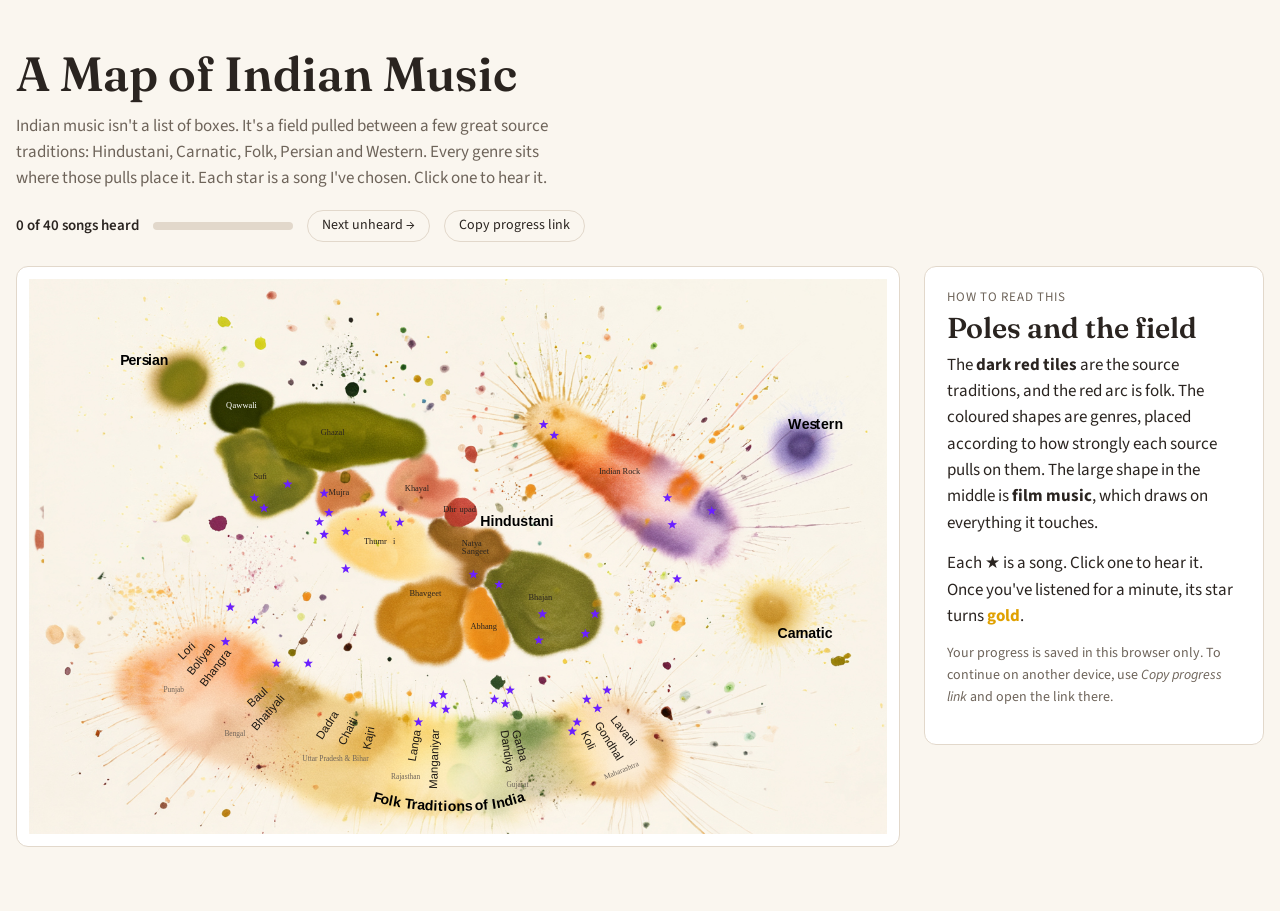
<file: index.html>
<!doctype html>
<html lang="en">
<head>
  <meta charset="utf-8">
  <meta name="viewport" content="width=device-width, initial-scale=1">
  <title>A Map of Indian Music</title>
  <link rel="preconnect" href="https://fonts.googleapis.com">
  <link rel="preconnect" href="https://fonts.gstatic.com" crossorigin>
  <link href="https://fonts.googleapis.com/css2?family=Fraunces:opsz,wght@9..144,400;9..144,600&family=Source+Sans+3:wght@400;600&display=swap" rel="stylesheet">
  <link rel="stylesheet" href="map.css">
</head>
<body>
  <header>
    <h1 id="title"></h1>
    <p id="intro"></p>
    <div id="progress">
      <span class="count"></span>
      <span class="bar"><span></span></span>
      <button type="button" class="next">Next unheard →</button>
      <button type="button" class="share">Copy progress link</button>
      <span class="flash" role="status"></span>
    </div>
  </header>
  <main>
    <div class="paper"><div id="canvas"></div></div>
    <aside id="panel" aria-live="polite">
      <p class="kind">How to read this</p>
      <h2>Poles and the field</h2>
      <p class="desc">The <b>dark red tiles</b> are the source traditions, and the red arc is folk. The coloured shapes are genres, placed according to how strongly each source pulls on them. The large shape in the middle is <b>film music</b>, which draws on everything it touches.</p>
      <p class="desc">Each <b>★</b> is a song. Click one to hear it. Once you've listened for a minute, its star turns <b class="gold">gold</b>.</p>
      <p class="desc small">Your progress is saved in this browser only. To continue on another device, use <i>Copy progress link</i> and open the link there.</p>
    </aside>
  </main>
  <script src="map-data.js"></script>
  <script src="map.js"></script>
</body>
</html>
</file>
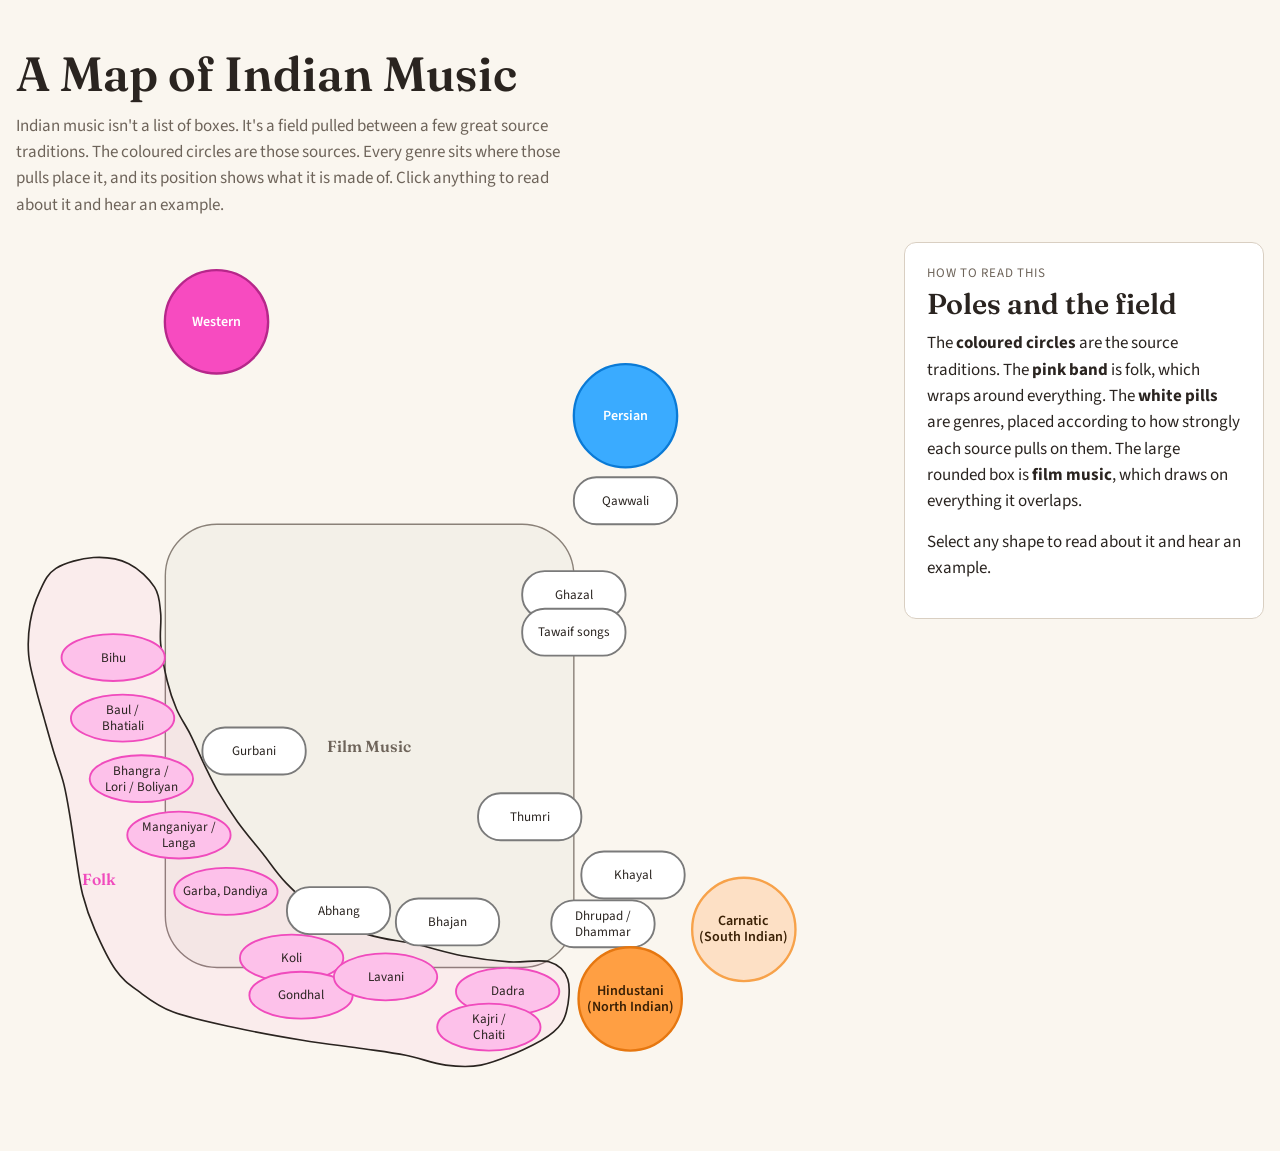
<file: field.html>
<!doctype html>
<html lang="en">
<head>
  <meta charset="utf-8">
  <meta name="viewport" content="width=device-width, initial-scale=1">
  <title>A Map of Indian Music</title>
  <link rel="preconnect" href="https://fonts.googleapis.com">
  <link rel="preconnect" href="https://fonts.gstatic.com" crossorigin>
  <link href="https://fonts.googleapis.com/css2?family=Fraunces:opsz,wght@9..144,400;9..144,600&family=Source+Sans+3:wght@400;600&display=swap" rel="stylesheet">
  <link rel="stylesheet" href="field.css">
</head>
<body>
  <header>
    <h1 id="title"></h1>
    <p id="intro"></p>
  </header>
  <main>
    <div class="canvas">
      <svg id="field" role="img" aria-label="Map of Indian music genres placed between their source traditions"></svg>
    </div>
    <aside id="panel" aria-live="polite">
      <p class="kind">How to read this</p>
      <h2>Poles and the field</h2>
      <p class="desc">The <b>coloured circles</b> are the source traditions. The <b>pink band</b> is folk, which wraps around everything. The <b>white pills</b> are genres, placed according to how strongly each source pulls on them. The large rounded box is <b>film music</b>, which draws on everything it overlaps.</p>
      <p class="desc">Select any shape to read about it and hear an example.</p>
    </aside>
  </main>
  <script src="field-data.js"></script>
  <script src="field.js"></script>
</body>
</html>
</file>
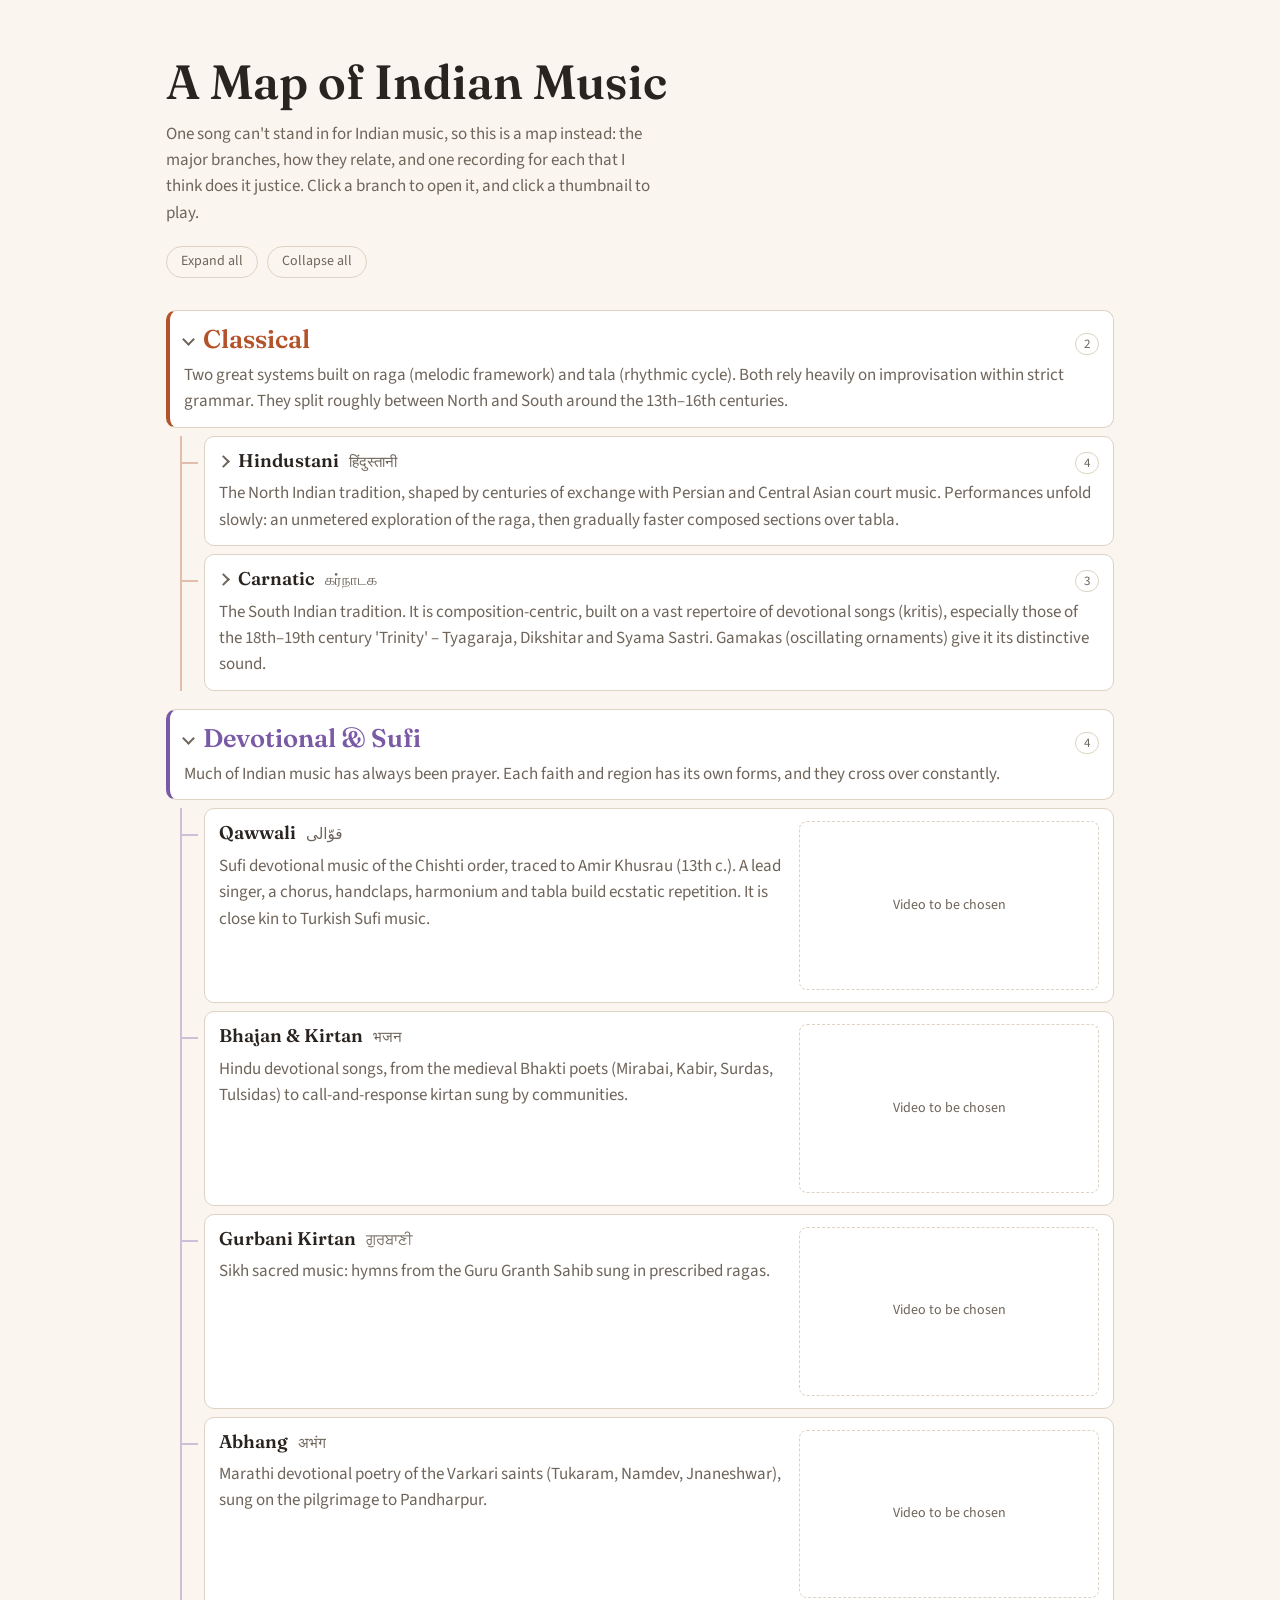
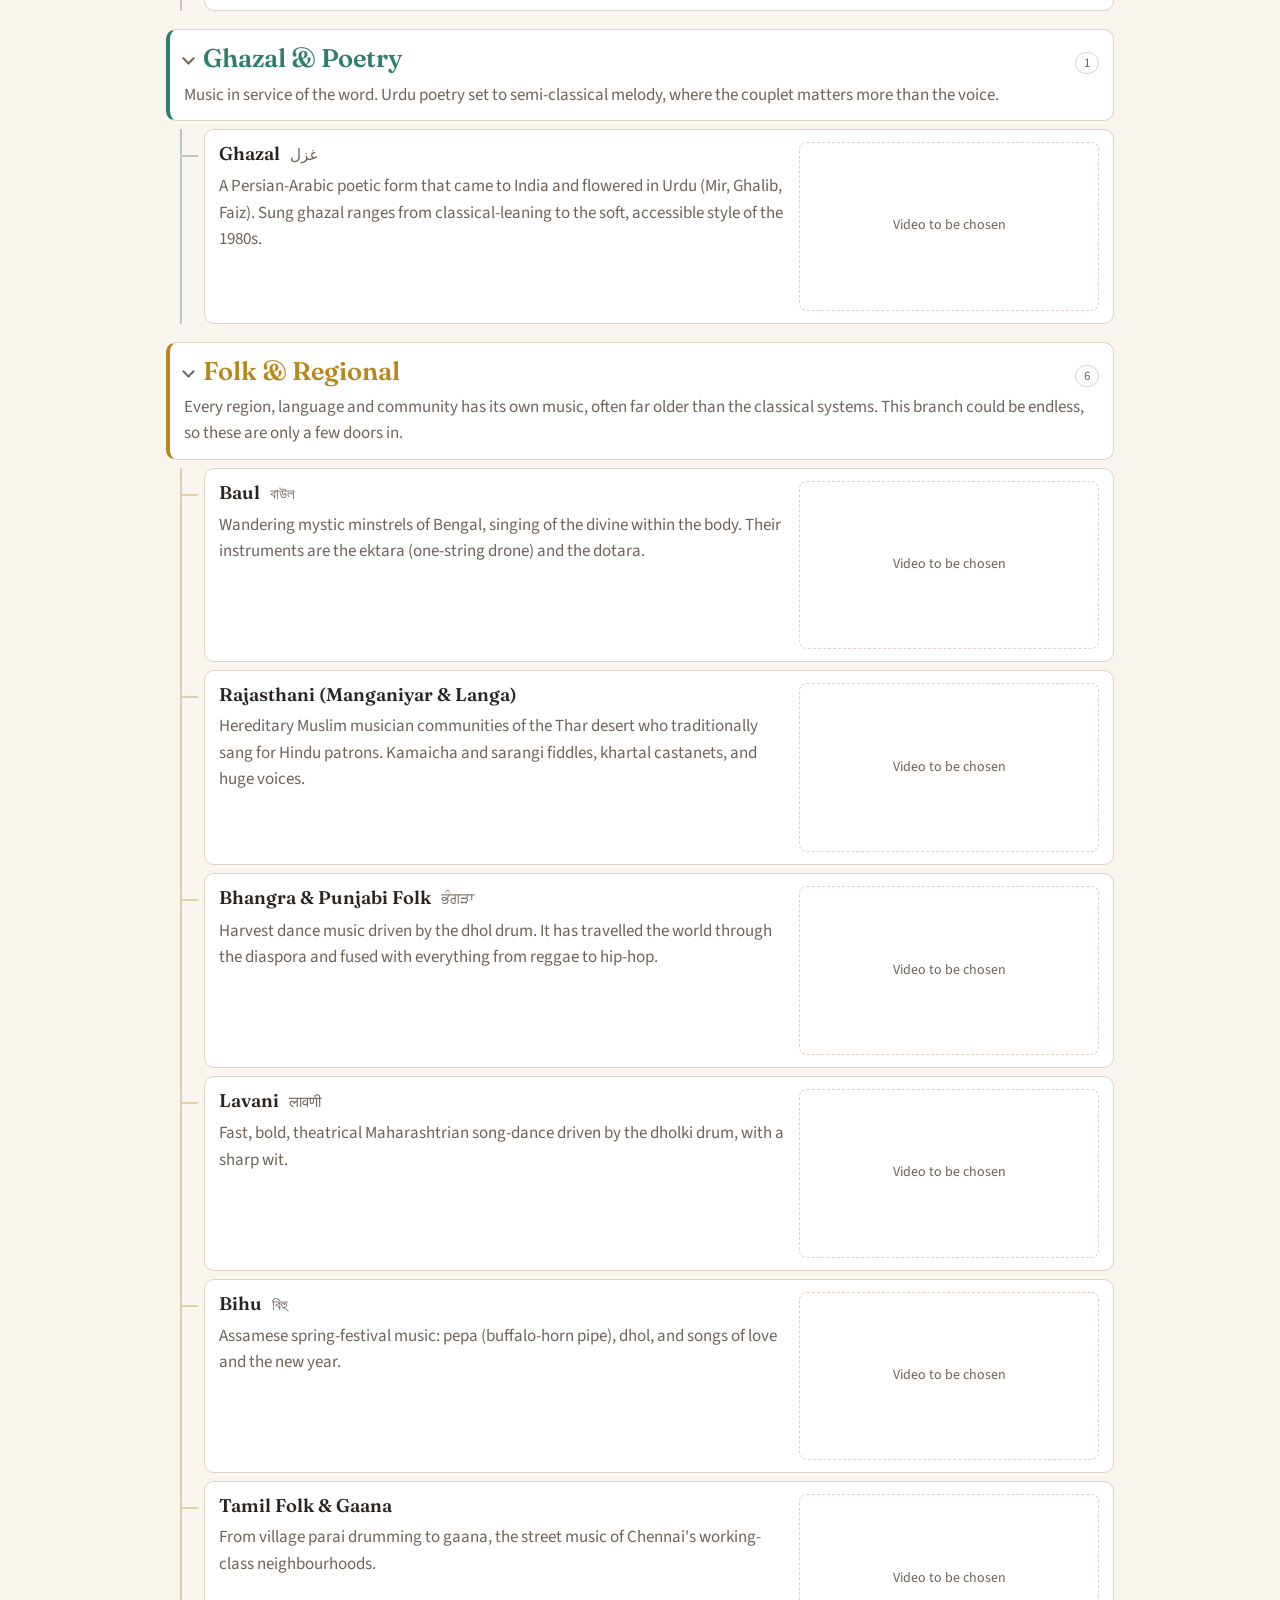
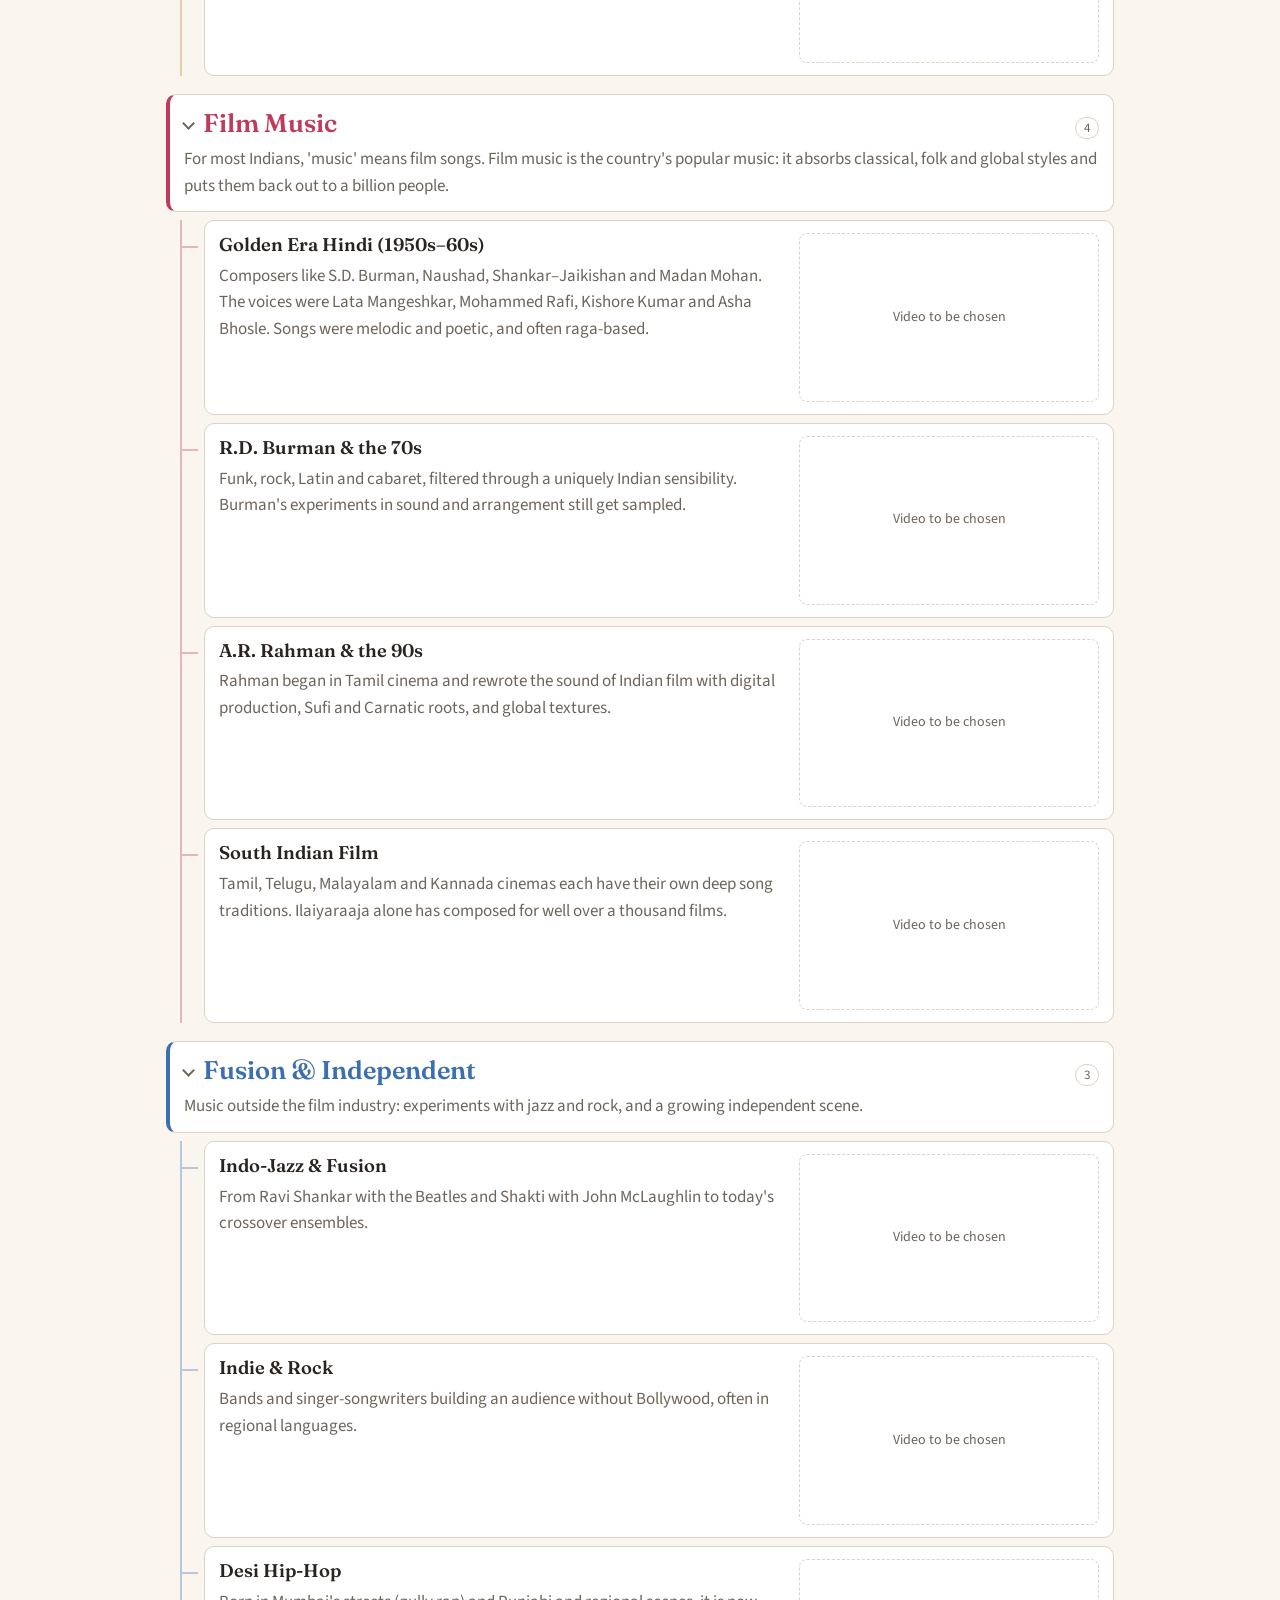
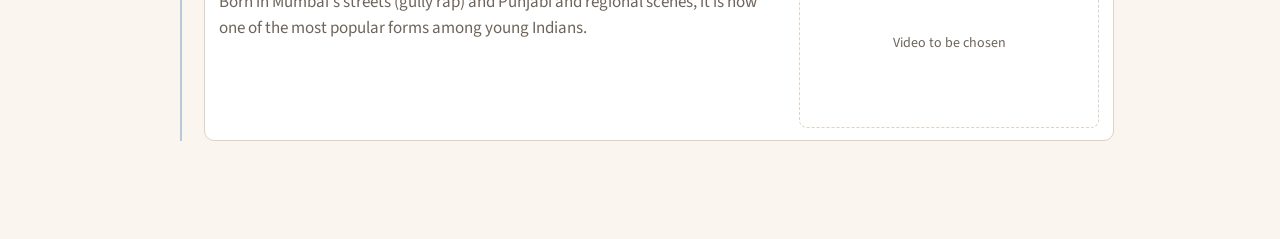
<file: tree.html>
<!doctype html>
<html lang="en">
<head>
  <meta charset="utf-8">
  <meta name="viewport" content="width=device-width, initial-scale=1">
  <title>A Map of Indian Music</title>
  <link rel="preconnect" href="https://fonts.googleapis.com">
  <link rel="preconnect" href="https://fonts.gstatic.com" crossorigin>
  <link href="https://fonts.googleapis.com/css2?family=Fraunces:opsz,wght@9..144,400;9..144,600&family=Source+Sans+3:wght@400;600&display=swap" rel="stylesheet">
  <link rel="stylesheet" href="style.css">
</head>
<body>
  <header>
    <h1 id="title"></h1>
    <p id="intro"></p>
    <div class="controls">
      <button type="button" id="expand">Expand all</button>
      <button type="button" id="collapse">Collapse all</button>
    </div>
  </header>
  <main>
    <ul id="tree" class="tree"></ul>
  </main>
  <script src="data.js"></script>
  <script src="app.js"></script>
</body>
</html>
</file>
<file: map.css>
:root {
  --bg: #faf6ef;
  --surface: #ffffff;
  --paper: #ffffff;
  --text: #2a2420;
  --muted: #6e645a;
  --line: #e2d8cb;
  --focus: #6b1fff;
  --gold: #e0a100;
  --accent: #6b1fff;
}
@media (prefers-color-scheme: dark) {
  :root:not([data-theme="light"]) {
    --bg: #1a1714;
    --surface: #24201c;
    --paper: #f6f1ea; /* the Affinity artwork is drawn for a light page */
    --text: #ece5da;
    --muted: #a69a8c;
    --line: #3d362f;
  }
}
:root[data-theme="dark"] {
  --bg: #1a1714; --surface: #24201c; --paper: #f6f1ea;
  --text: #ece5da; --muted: #a69a8c; --line: #3d362f;
}

* { box-sizing: border-box; }
body {
  margin: 0;
  background: var(--bg);
  color: var(--text);
  font: 17px/1.55 "Source Sans 3", system-ui, sans-serif;
}
header { max-width: 1500px; margin: 0 auto; padding: 48px 16px 8px; }
h1 { font: 600 clamp(2rem, 5vw, 3rem)/1.1 "Fraunces", Georgia, serif; margin: 0 0 12px; }
#intro { color: var(--muted); max-width: 70ch; margin: 0; }

main {
  max-width: 1500px; margin: 0 auto; padding: 16px 16px 64px;
  display: grid; grid-template-columns: minmax(0, 1fr) 340px; gap: 24px; align-items: start;
}
.paper {
  background: var(--paper); border: 1px solid var(--line); border-radius: 12px;
  padding: 12px; overflow-x: auto; -webkit-overflow-scrolling: touch;
}
#canvas svg { display: block; width: 100%; height: auto; }
.error { color: #8a3535; padding: 24px; margin: 0; }

/* ---- interactive layers from the SVG ---- */
.hit { cursor: pointer; outline: none; }
.hit .halo { fill: transparent; }
.hit.song > path { transition: transform 0.15s; transform-box: fill-box; transform-origin: center; }
.hit.song:hover > path, .hit.song:focus-visible > path { transform: scale(1.8); }
.hit.song.selected > path { transform: scale(2.2); }
.hit.song:hover .halo, .hit.song:focus-visible .halo { fill: rgba(107, 31, 255, 0.12); }
.hit.song.selected .halo { fill: rgba(107, 31, 255, 0.18); stroke: var(--focus); stroke-width: 6; }
.hit.song.heard > path { fill: var(--gold) !important; }
.hit.song.heard .halo { fill: rgba(224, 161, 0, 0.14); }
.hit:not(.song):hover, .hit:not(.song):focus-visible { filter: brightness(0.94); }
.hit:not(.song).selected { filter: drop-shadow(0 0 14px rgba(107, 31, 255, 0.6)); }
.hit.backdrop { cursor: default; }
.hit.backdrop:hover, .hit.backdrop:focus-visible, .hit.backdrop.selected { filter: none; }

/* ---- progress ---- */
#progress {
  display: flex; flex-wrap: wrap; align-items: center; gap: 8px 14px;
  margin-top: 18px; font-size: 15px;
}
#progress .count { font-weight: 600; }
#progress .bar {
  width: 140px; height: 8px; border-radius: 99px; background: var(--line); overflow: hidden;
}
#progress .bar span { display: block; height: 100%; width: 0; background: var(--gold); transition: width 0.4s; }
#progress button, .song-actions button {
  font: inherit; font-size: 14px; color: var(--text);
  background: none; border: 1px solid var(--line); border-radius: 999px;
  padding: 4px 14px; cursor: pointer;
}
#progress button:hover, .song-actions button:hover { border-color: var(--muted); }
#progress .flash { color: var(--muted); font-size: 14px; }
.gold { color: var(--gold); }
.small { font-size: 14px; color: var(--muted); }

/* ---- panel ---- */
#panel {
  position: sticky; top: 16px;
  background: var(--surface); border: 1px solid var(--line); border-radius: 12px;
  padding: 20px 22px 22px;
}
#panel h2 { font: 600 1.8rem/1.15 "Fraunces", Georgia, serif; margin: 0 0 8px; padding-right: 28px; }
.kind { margin: 0 0 4px; font-size: 13px; letter-spacing: 0.06em; text-transform: uppercase; color: var(--muted); }
.artist { margin: 0 0 12px; color: var(--muted); }
.desc { margin: 0 0 14px; }
.close {
  position: absolute; top: 10px; right: 12px;
  font: 400 26px/1 sans-serif; color: var(--muted);
  background: none; border: 0; cursor: pointer; padding: 4px 8px;
}
.close:hover { color: var(--text); }

.tags { margin: 0 0 12px; display: flex; flex-wrap: wrap; gap: 6px; }
.tag {
  font-size: 13px; text-transform: capitalize; color: var(--muted);
  border: 1px solid var(--line); border-radius: 999px; padding: 1px 10px;
}
.song-actions { display: flex; flex-wrap: wrap; gap: 8px; margin-top: 14px; }
.heard-toggle.on { background: var(--gold); border-color: var(--gold); color: #2a2000; }
.songlist { list-style: none; margin: 0; padding: 0; }
.songlist button {
  font: inherit; color: var(--text); background: none; border: 0; padding: 4px 0;
  cursor: pointer; text-align: left;
}
.songlist button::before { content: "★ "; color: var(--accent); }
.songlist button.is-heard::before { color: var(--gold); }
.songlist button:hover { text-decoration: underline; }

.video { margin: 6px 0 0; }
.frame { position: relative; width: 100%; aspect-ratio: 16 / 9; border-radius: 8px; overflow: hidden; background: #000; }
.frame iframe { position: absolute; inset: 0; width: 100%; height: 100%; border: 0; }
.thumb, .video iframe, .video.empty {
  display: block; width: 100%; aspect-ratio: 16 / 9; border-radius: 8px; border: 0; overflow: hidden;
}
.thumb { position: relative; padding: 0; cursor: pointer; background: #000; }
.thumb img { width: 100%; height: 100%; object-fit: cover; display: block; }
.thumb:hover img { opacity: 0.85; }
.play {
  position: absolute; inset: 0; margin: auto;
  width: 60px; height: 42px; border-radius: 10px; background: rgba(0, 0, 0, 0.7);
}
.play::after {
  content: ""; position: absolute; left: 24px; top: 13px;
  border-left: 15px solid #fff; border-top: 8px solid transparent; border-bottom: 8px solid transparent;
}
.thumb:hover .play { background: #e33; }
.video.empty { display: grid; place-items: center; border: 1.5px dashed var(--line); color: var(--muted); font-size: 14px; }

@media (max-width: 900px) {
  main { grid-template-columns: minmax(0, 1fr); }
  #canvas svg { min-width: 760px; }
  #panel { position: static; scroll-margin-top: 12px; }
}
</file>
<file: field.css>
:root {
  --bg: #faf6ef;
  --surface: #ffffff;
  --text: #2a2420;
  --muted: #6e645a;
  --line: #d9cfc2;
  --pill: #ffffff;
  --pill-stroke: #7a7a7a;
  --folk-fill: #fdc1ea;
  --folk-stroke: #f04bbd;
  --folk-band: rgba(240, 75, 189, 0.06);
  --folk-outline: #2a2420;
  --film-fill: rgba(120, 110, 100, 0.05);
  --film-stroke: #8a8178;
  --focus: #0a7ad6;
}
@media (prefers-color-scheme: dark) {
  :root:not([data-theme="light"]) {
    --bg: #1a1714;
    --surface: #24201c;
    --text: #ece5da;
    --muted: #a69a8c;
    --line: #3d362f;
    --pill: #2c2722;
    --pill-stroke: #8d847a;
    --folk-fill: #5a2a4b;
    --folk-stroke: #e46cc0;
    --folk-band: rgba(228, 108, 192, 0.08);
    --folk-outline: #cfc6ba;
    --film-fill: rgba(255, 255, 255, 0.03);
    --film-stroke: #6f675e;
    --focus: #6fb6ff;
  }
}
:root[data-theme="dark"] {
  --bg: #1a1714; --surface: #24201c; --text: #ece5da; --muted: #a69a8c; --line: #3d362f;
  --pill: #2c2722; --pill-stroke: #8d847a; --folk-fill: #5a2a4b; --folk-stroke: #e46cc0;
  --folk-band: rgba(228, 108, 192, 0.08); --folk-outline: #cfc6ba;
  --film-fill: rgba(255, 255, 255, 0.03); --film-stroke: #6f675e; --focus: #6fb6ff;
}

* { box-sizing: border-box; }
body {
  margin: 0;
  background: var(--bg);
  color: var(--text);
  font: 17px/1.55 "Source Sans 3", system-ui, sans-serif;
}
header { max-width: 1400px; margin: 0 auto; padding: 48px 16px 8px; }
h1 { font: 600 clamp(2rem, 5vw, 3rem)/1.1 "Fraunces", Georgia, serif; margin: 0 0 12px; }
#intro { color: var(--muted); max-width: 68ch; margin: 0; }

main {
  max-width: 1400px; margin: 0 auto; padding: 16px 16px 64px;
  display: grid; grid-template-columns: minmax(0, 1fr) 360px; gap: 24px; align-items: start;
}
.canvas { min-width: 0; }
#field { width: 100%; height: auto; display: block; }

/* ---- SVG ---- */
.label { font: 400 28px "Source Sans 3", system-ui, sans-serif; fill: var(--text); pointer-events: none; }
.pole-label { font-weight: 600; font-size: 30px; }
.region-label { font: 600 34px "Fraunces", Georgia, serif; fill: var(--muted); pointer-events: none; }
.folk-label { fill: var(--folk-stroke); }

.film rect { fill: var(--film-fill); stroke: var(--film-stroke); stroke-width: 3; }
.folk path { fill: var(--folk-band); stroke: var(--folk-outline); stroke-width: 3.5; stroke-linejoin: round; }
.genre rect { fill: var(--pill); stroke: var(--pill-stroke); stroke-width: 4; }
.folk ellipse, .node.folk ellipse { fill: var(--folk-fill); stroke: var(--folk-stroke); stroke-width: 4; }
.pole circle { stroke-width: 5; }
.has-video { fill: #e33; stroke: var(--pill); stroke-width: 3; }

.hit { cursor: pointer; outline: none; }
.node.hit { transition: transform 0.15s; transform-box: fill-box; transform-origin: center; }
.node.hit:hover, .node.hit:focus-visible { transform: scale(1.06); }
.region.hit:hover rect, .region.hit:focus-visible rect { stroke: var(--text); }
.region.hit:hover path, .region.hit:focus-visible path { fill: rgba(240, 75, 189, 0.12); }
.node.selected rect, .node.selected ellipse, .node.selected circle { stroke: var(--focus); stroke-width: 8; }
.region.selected rect, .region.selected path { stroke: var(--focus); stroke-width: 6; }

/* ---- Panel ---- */
#panel {
  position: sticky; top: 16px;
  background: var(--surface); border: 1px solid var(--line); border-radius: 12px;
  padding: 20px 22px 22px;
}
#panel h2 { font: 600 1.8rem/1.15 "Fraunces", Georgia, serif; margin: 0 0 10px; padding-right: 28px; }
.native { display: block; font: 400 1.05rem "Source Sans 3", sans-serif; color: var(--muted); margin-top: 4px; }
.kind { margin: 0 0 4px; font-size: 13px; letter-spacing: 0.06em; text-transform: uppercase; color: var(--muted); }
.desc { margin: 0 0 14px; }
.close {
  position: absolute; top: 10px; right: 12px;
  font: 400 26px/1 sans-serif; color: var(--muted);
  background: none; border: 0; cursor: pointer; padding: 4px 8px;
}
.close:hover { color: var(--text); }

.video { margin: 6px 0 0; }
.thumb, .video iframe, .video.empty {
  display: block; width: 100%; aspect-ratio: 16 / 9; border-radius: 8px; border: 0; overflow: hidden;
}
.thumb { position: relative; padding: 0; cursor: pointer; background: #000; }
.thumb img { width: 100%; height: 100%; object-fit: cover; display: block; }
.thumb:hover img { opacity: 0.85; }
.play {
  position: absolute; inset: 0; margin: auto;
  width: 60px; height: 42px; border-radius: 10px; background: rgba(0, 0, 0, 0.7);
}
.play::after {
  content: ""; position: absolute; left: 24px; top: 13px;
  border-left: 15px solid #fff; border-top: 8px solid transparent; border-bottom: 8px solid transparent;
}
.thumb:hover .play { background: #e33; }
.video.empty { display: grid; place-items: center; border: 1.5px dashed var(--line); color: var(--muted); font-size: 14px; }
figcaption { margin-top: 6px; font-size: 14px; line-height: 1.35; }
figcaption strong { display: block; }
figcaption span { color: var(--muted); }

@media (max-width: 900px) {
  main { grid-template-columns: minmax(0, 1fr); }
  .canvas { overflow-x: auto; -webkit-overflow-scrolling: touch; }
  #field { min-width: 720px; }
  #panel { position: static; scroll-margin-top: 12px; }
}
</file>
<file: style.css>
:root {
  --bg: #faf6ef;
  --surface: #ffffff;
  --text: #2a2420;
  --muted: #6e645a;
  --line: #ddd2c3;
  --b0: #b4532a; /* branch accents */
  --b1: #7a5aa6;
  --b2: #2f7d6d;
  --b3: #b8861b;
  --b4: #c03a5b;
  --b5: #3c6fb0;
  --radius: 10px;
}
@media (prefers-color-scheme: dark) {
  :root:not([data-theme="light"]) {
    --bg: #1a1714;
    --surface: #24201c;
    --text: #ece5da;
    --muted: #a69a8c;
    --line: #3d362f;
    --b0: #e58a5f;
    --b1: #ad8fd6;
    --b2: #5fbca8;
    --b3: #e0b44d;
    --b4: #e97793;
    --b5: #7aa6e0;
  }
}

* { box-sizing: border-box; }
body {
  margin: 0;
  background: var(--bg);
  color: var(--text);
  font: 17px/1.55 "Source Sans 3", system-ui, sans-serif;
}
header, main { max-width: 980px; margin: 0 auto; padding: 0 16px; }
header { padding-top: 56px; padding-bottom: 24px; }
h1 {
  font: 600 clamp(2rem, 5vw, 3rem)/1.1 "Fraunces", Georgia, serif;
  margin: 0 0 12px;
}
#intro { color: var(--muted); max-width: 62ch; margin: 0 0 20px; }
.controls button {
  font: inherit; font-size: 14px;
  background: none; color: var(--muted);
  border: 1px solid var(--line); border-radius: 999px;
  padding: 4px 14px; cursor: pointer; margin-right: 6px;
}
.controls button:hover { color: var(--text); border-color: var(--muted); }
main { padding-bottom: 80px; }

/* ---- tree ---- */
.tree, .children { list-style: none; margin: 0; padding: 0; }
.node { position: relative; }
.depth-0 { margin-bottom: 18px; }
.children {
  margin-left: 14px;
  padding-left: 22px;
  border-left: 2px solid color-mix(in srgb, var(--branch) 35%, transparent);
}
.children > .node::before { /* horizontal tick from the vertical line */
  content: "";
  position: absolute; left: -22px; top: 26px;
  width: 16px; border-top: 2px solid color-mix(in srgb, var(--branch) 35%, transparent);
}
.node:not(.open) > .children { display: none; }

.card {
  display: grid;
  grid-template-columns: 1fr;
  gap: 14px;
  padding: 12px 14px;
  margin: 8px 0;
  background: var(--surface);
  border: 1px solid var(--line);
  border-radius: var(--radius);
}
.depth-0 > .card { border-left: 4px solid var(--branch); }
.card:has(.video) { grid-template-columns: 1fr 300px; align-items: start; }

.head {
  display: flex; align-items: baseline; flex-wrap: wrap; gap: 4px 10px;
  font: inherit; color: inherit; text-align: left;
  background: none; border: 0; padding: 0; width: 100%;
}
button.head { cursor: pointer; }
.name { font: 600 1.15rem/1.3 "Fraunces", Georgia, serif; }
.depth-0 > .card .name { font-size: 1.6rem; color: var(--branch); }
.native { color: var(--muted); font-size: 0.95rem; }
.count {
  margin-left: auto; font-size: 13px; color: var(--muted);
  border: 1px solid var(--line); border-radius: 999px; padding: 0 8px;
}
.chev {
  width: 9px; height: 9px; flex: none; align-self: center;
  border-right: 2px solid var(--muted); border-bottom: 2px solid var(--muted);
  transform: rotate(-45deg); transition: transform 0.15s;
}
.open > .card .chev { transform: rotate(45deg); }
.desc { margin: 6px 0 0; color: var(--muted); }

/* ---- video ---- */
.video { margin: 0; }
.thumb, .video iframe, .video.empty {
  display: block; width: 100%; aspect-ratio: 16 / 9;
  border-radius: 8px; border: 0; overflow: hidden;
}
.thumb { position: relative; padding: 0; cursor: pointer; background: #000; }
.thumb img { width: 100%; height: 100%; object-fit: cover; display: block; transition: opacity 0.2s; }
.thumb:hover img { opacity: 0.8; }
.play {
  position: absolute; inset: 0; margin: auto;
  width: 56px; height: 40px; border-radius: 10px; background: rgba(0, 0, 0, 0.7);
}
.play::after {
  content: ""; position: absolute; left: 22px; top: 12px;
  border-left: 15px solid #fff; border-top: 8px solid transparent; border-bottom: 8px solid transparent;
}
.thumb:hover .play { background: #e33; }
.video.empty {
  display: grid; place-items: center;
  border: 1.5px dashed var(--line); color: var(--muted); font-size: 14px;
}
figcaption { margin-top: 6px; font-size: 14px; line-height: 1.35; }
figcaption strong { display: block; font-weight: 600; }
figcaption span { color: var(--muted); }

@media (max-width: 680px) {
  .card:has(.video) { grid-template-columns: 1fr; }
  .children { margin-left: 4px; padding-left: 14px; }
  .children > .node::before { left: -14px; width: 10px; }
}
</file>
